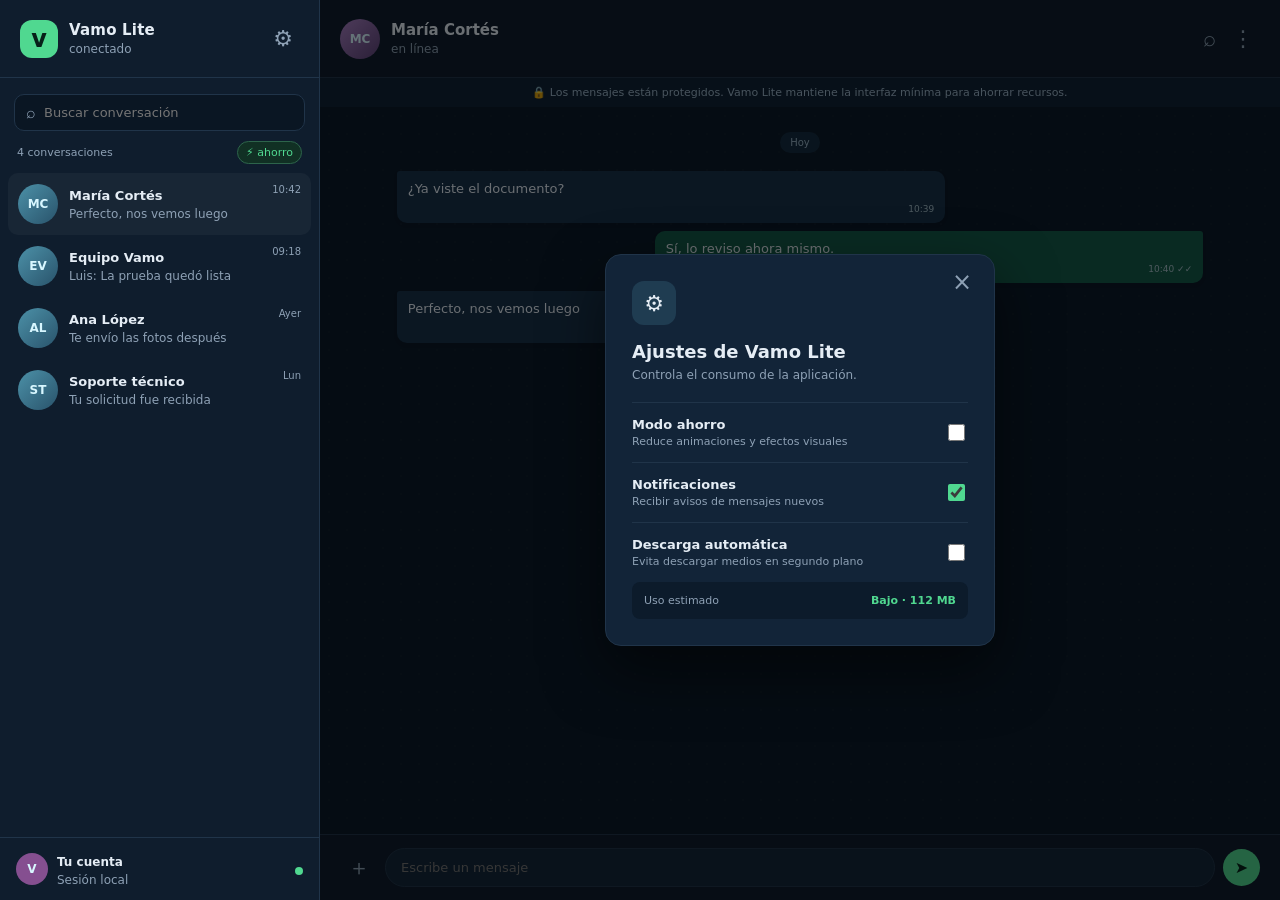
<file: index.html>
<!doctype html>
<html lang="es">
<head>
  <meta charset="UTF-8" />
  <meta name="viewport" content="width=device-width, initial-scale=1.0" />
  <meta name="theme-color" content="#0f172a" />
  <title>Vamo Lite</title>
  <link rel="stylesheet" href="styles.css" />
</head>
<body>
  <main class="app-shell" aria-label="Vamo Lite">
    <aside class="sidebar">
      <header class="brandbar"><div class="brand-mark">v</div><div><strong>Vamo Lite</strong><span>conectado</span></div><button class="icon-btn" id="settingsBtn" aria-label="Abrir ajustes">⚙</button></header>
      <div class="search-wrap"><span>⌕</span><input id="chatSearch" type="search" placeholder="Buscar conversación" aria-label="Buscar conversación" /></div>
      <div class="sidebar-tools"><span id="chatCount">4 conversaciones</span><button id="powerBtn" class="saving-toggle" title="Activar modo ahorro">⚡ ahorro</button></div>
      <nav id="chatList" class="chat-list" aria-label="Conversaciones"></nav>
      <footer class="sidebar-footer"><div class="avatar small">V</div><div><strong>Tu cuenta</strong><span>Sesión local</span></div><span class="status-dot"></span></footer>
    </aside>
    <section class="conversation" id="conversationPanel">
      <header class="conversation-header"><div class="avatar" id="headerAvatar">MC</div><div class="contact-meta"><h1 id="headerName">María Cortés</h1><span id="headerStatus">en línea</span></div><div class="header-actions"><button class="icon-btn" title="Buscar en el chat">⌕</button><button class="icon-btn" title="Más opciones">⋮</button></div></header>
      <div class="privacy-note">🔒 Los mensajes están protegidos. Vamo Lite mantiene la interfaz mínima para ahorrar recursos.</div>
      <div id="messageList" class="message-list" aria-live="polite"></div>
      <form id="composer" class="composer"><button type="button" class="attach-btn" title="Adjuntar archivo">＋</button><input id="messageInput" autocomplete="off" placeholder="Escribe un mensaje" aria-label="Escribe un mensaje" /><button class="send-btn" type="submit" aria-label="Enviar">➤</button></form>
    </section>
    <aside class="empty-panel" id="settingsPanel" hidden><div class="settings-card"><button class="close-settings" id="closeSettings">×</button><div class="settings-icon">⚙</div><h2>Ajustes de Vamo Lite</h2><p>Controla el consumo de la aplicación.</p><label class="setting-row"><span><strong>Modo ahorro</strong><small>Reduce animaciones y efectos visuales</small></span><input id="savingCheckbox" type="checkbox" /></label><label class="setting-row"><span><strong>Notificaciones</strong><small>Recibir avisos de mensajes nuevos</small></span><input type="checkbox" checked /></label><label class="setting-row"><span><strong>Descarga automática</strong><small>Evita descargar medios en segundo plano</small></span><input type="checkbox" /></label><div class="resource-box"><span>Uso estimado</span><strong id="resourceValue">Bajo · 112 MB</strong></div></div></aside>
  </main>
  <script src="app.js"></script>
</body>
</html>
</file>
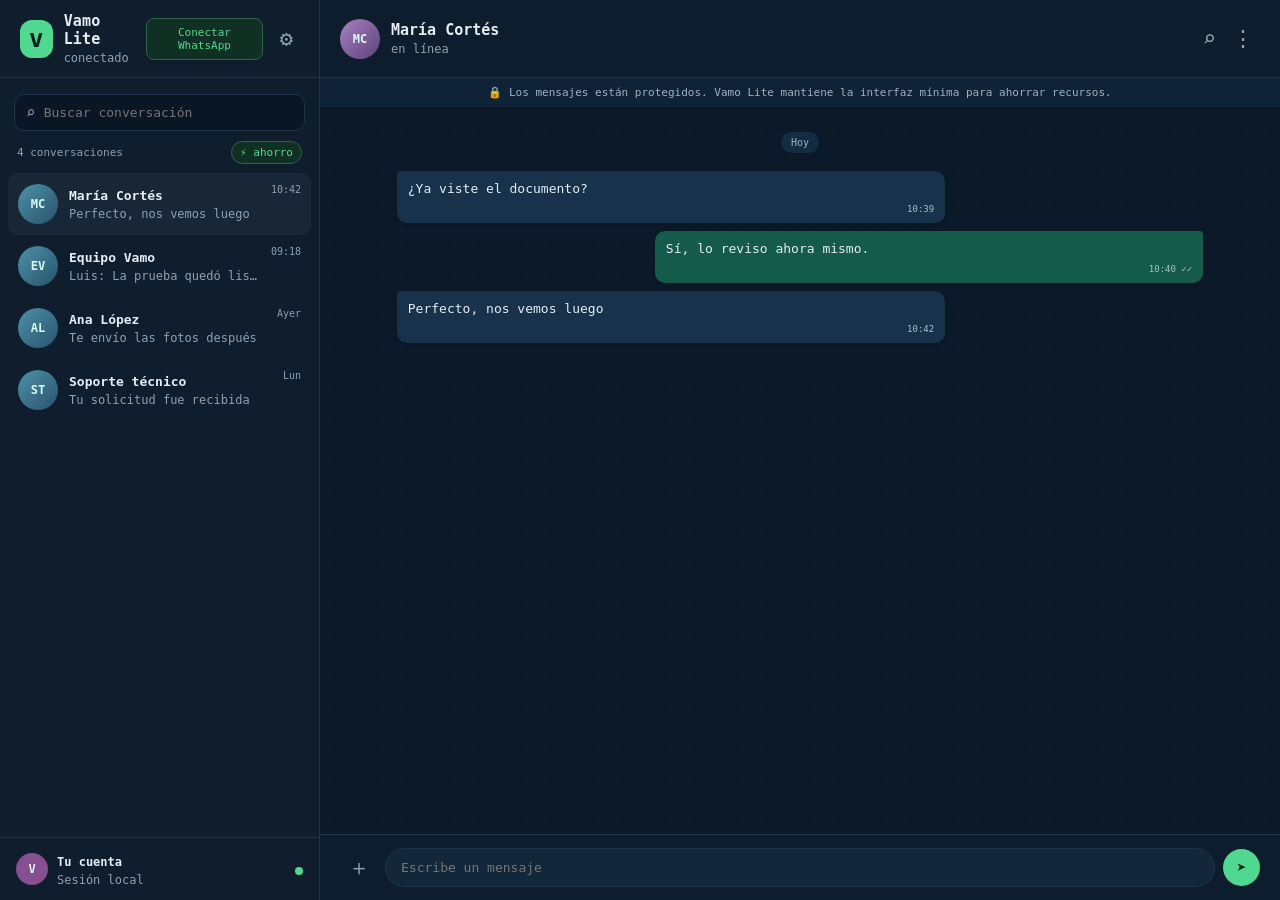
<file: web/index.html>
<!doctype html>
<html lang="es">
<head>
  <meta charset="UTF-8" />
  <meta name="viewport" content="width=device-width, initial-scale=1.0" />
  <meta name="theme-color" content="#0f172a" />
  <title>Vamo Lite</title>
  <link rel="stylesheet" href="styles.css" />
</head>
<body>
  <main class="app-shell" aria-label="Vamo Lite">
    <aside class="sidebar">
      <header class="brandbar"><div class="brand-mark">v</div><div><strong>Vamo Lite</strong><span>conectado</span></div><button class="connect-btn" id="connectBtn">Conectar WhatsApp</button><button class="icon-btn" id="settingsBtn" aria-label="Abrir ajustes">⚙</button></header>
      <div class="search-wrap"><span>⌕</span><input id="chatSearch" type="search" placeholder="Buscar conversación" aria-label="Buscar conversación" /></div>
      <div class="sidebar-tools"><span id="chatCount">4 conversaciones</span><button id="powerBtn" class="saving-toggle" title="Activar modo ahorro">⚡ ahorro</button></div>
      <nav id="chatList" class="chat-list" aria-label="Conversaciones"></nav>
      <footer class="sidebar-footer"><div class="avatar small">V</div><div><strong>Tu cuenta</strong><span>Sesión local</span></div><span class="status-dot"></span></footer>
    </aside>
    <section class="conversation" id="conversationPanel">
      <header class="conversation-header"><div class="avatar" id="headerAvatar">MC</div><div class="contact-meta"><h1 id="headerName">María Cortés</h1><span id="headerStatus">en línea</span></div><div class="header-actions"><button class="icon-btn" title="Buscar en el chat">⌕</button><button class="icon-btn" title="Más opciones">⋮</button></div></header>
      <div class="privacy-note">🔒 Los mensajes están protegidos. Vamo Lite mantiene la interfaz mínima para ahorrar recursos.</div>
      <div id="messageList" class="message-list" aria-live="polite"></div>
      <form id="composer" class="composer"><button type="button" class="attach-btn" title="Adjuntar archivo">＋</button><input id="messageInput" autocomplete="off" placeholder="Escribe un mensaje" aria-label="Escribe un mensaje" /><button class="send-btn" type="submit" aria-label="Enviar">➤</button></form>
    </section>
    <aside class="empty-panel" id="settingsPanel" hidden><div class="settings-card"><button class="close-settings" id="closeSettings">×</button><div class="settings-icon">⚙</div><h2>Ajustes de Vamo Lite</h2><p>Controla el consumo de la aplicación.</p><label class="setting-row"><span><strong>Modo ahorro</strong><small>Reduce animaciones y efectos visuales</small></span><input id="savingCheckbox" type="checkbox" /></label><label class="setting-row"><span><strong>Notificaciones</strong><small>Recibir avisos de mensajes nuevos</small></span><input type="checkbox" checked /></label><label class="setting-row"><span><strong>Descarga automática</strong><small>Evita descargar medios en segundo plano</small></span><input type="checkbox" /></label><div class="resource-box"><span>Uso estimado</span><strong id="resourceValue">Bajo · 112 MB</strong></div></div></aside>
  </main>
  <script src="app.js"></script>
</body>
</html>
</file>
<file: styles.css>
:root{font-family:Segoe UI,system-ui,sans-serif;color:#e5edf5;background:#08111d;--panel:#0f1d2d;--panel2:#122438;--muted:#8ea1b5;--line:#203449;--accent:#50d890;--bubble:#17324a;--mine:#145b49}*{box-sizing:border-box}body{margin:0;min-height:100vh;background:radial-gradient(circle at 50% -20%,#18344c 0,#08111d 52%)}button,input{font:inherit}.app-shell{display:grid;grid-template-columns:320px minmax(0,1fr);height:100vh;max-width:1380px;margin:auto;background:#0b1726;box-shadow:0 22px 70px #0006;overflow:hidden}.sidebar{display:flex;flex-direction:column;border-right:1px solid var(--line);background:var(--panel)}.brandbar,.conversation-header{height:78px;display:flex;align-items:center;padding:16px 20px;border-bottom:1px solid var(--line)}.brandbar{gap:11px}.brandbar strong{display:block;font-size:15px;letter-spacing:.2px}.brandbar span,.contact-meta span,.sidebar-footer span{display:block;color:var(--muted);font-size:12px;margin-top:3px}.brand-mark{height:38px;width:38px;display:grid;place-items:center;border-radius:12px;background:var(--accent);color:#072019;font-weight:900;font-size:24px}.icon-btn{margin-left:auto;border:0;background:transparent;color:var(--muted);font-size:22px;cursor:pointer;padding:6px;border-radius:8px}.icon-btn:hover{background:#ffffff0d;color:#fff}.search-wrap{display:flex;align-items:center;gap:8px;background:#0a1623;border:1px solid var(--line);border-radius:10px;margin:16px 14px 10px;padding:0 11px;color:var(--muted)}.search-wrap input{width:100%;background:none;border:0;outline:0;color:#fff;padding:10px 0;font-size:13px}.sidebar-tools{display:flex;align-items:center;justify-content:space-between;padding:0 17px 9px;color:var(--muted);font-size:11px}.saving-toggle{border:1px solid #2d644b;color:var(--accent);background:#113024;border-radius:20px;padding:4px 8px;font-size:11px;cursor:pointer}.saving-toggle.active{background:var(--accent);color:#07301f}.chat-list{overflow:auto;padding:0 8px;flex:1}.chat-item{display:flex;gap:11px;align-items:center;padding:11px 10px;border-radius:10px;cursor:pointer}.chat-item:hover,.chat-item.selected{background:#ffffff0a}.chat-copy{min-width:0;flex:1}.chat-copy strong,.chat-copy span{display:block;white-space:nowrap;overflow:hidden;text-overflow:ellipsis}.chat-copy strong{font-size:13px}.chat-copy span{font-size:12px;color:var(--muted);margin-top:4px}.chat-time{align-self:flex-start;color:var(--muted);font-size:10px}.avatar{flex:none;height:40px;width:40px;border-radius:50%;display:grid;place-items:center;background:linear-gradient(135deg,#4c91a8,#29536b);color:#d8f7ff;font-weight:700;font-size:12px}.avatar.small{height:32px;width:32px;background:#854f90}.status-dot{width:8px;height:8px;border-radius:50%;background:var(--accent);margin-left:auto}.sidebar-footer{display:flex;gap:9px;align-items:center;border-top:1px solid var(--line);padding:13px 16px}.sidebar-footer strong{font-size:12px}.conversation{position:relative;display:flex;flex-direction:column;min-width:0;background:#0b1928}.conversation-header{background:#0e1d2d}.conversation-header .avatar{background:linear-gradient(135deg,#a780c3,#5c4378)}.contact-meta{margin-left:11px}.contact-meta h1{font-size:15px;margin:0}.header-actions{display:flex;gap:4px;margin-left:auto}.header-actions .icon-btn{margin:0}.privacy-note{padding:8px 20px;font-size:11px;color:#9ab4c8;background:#102235;text-align:center}.message-list{flex:1;overflow:auto;padding:25px 8%;background-color:#0b1928;background-image:radial-gradient(#ffffff05 1px,transparent 1px);background-size:18px 18px}.day-divider{width:max-content;margin:0 auto 18px;background:#142c40;border-radius:12px;padding:5px 10px;color:#9ab4c8;font-size:10px}.message{max-width:68%;margin:8px 0;padding:9px 11px;border-radius:10px;background:var(--bubble);box-shadow:0 2px 4px #0001}.message.mine{margin-left:auto;background:var(--mine);border-top-right-radius:3px}.message.theirs{border-top-left-radius:3px}.message p{font-size:13px;line-height:1.45;margin:0}.message time{display:block;text-align:right;color:#a8c1cc;font-size:9px;margin-top:5px}.composer{display:flex;gap:8px;align-items:center;padding:13px 20px;border-top:1px solid var(--line);background:#0e1d2d}.composer input{flex:1;border:1px solid var(--line);background:#13273a;color:#fff;outline:0;border-radius:21px;padding:11px 15px;font-size:13px}.attach-btn,.send-btn{border:0;border-radius:50%;width:37px;height:37px;cursor:pointer}.attach-btn{background:transparent;color:var(--muted);font-size:22px}.send-btn{background:var(--accent);color:#062219;font-weight:800}.empty-panel{position:absolute;inset:0 0 0 320px;background:#0008;display:grid;place-items:center;z-index:5}.settings-card{position:relative;width:min(390px,calc(100% - 32px));background:#122438;border:1px solid var(--line);border-radius:16px;padding:26px;box-shadow:0 24px 60px #0008}.settings-card h2{margin:0 0 6px;font-size:18px}.settings-card p{margin:0 0 20px;color:var(--muted);font-size:12px}.settings-icon{display:grid;place-items:center;height:44px;width:44px;border-radius:12px;background:#1f3c51;font-size:22px;margin-bottom:16px}.close-settings{position:absolute;right:16px;top:12px;border:0;background:none;color:var(--muted);font-size:24px;cursor:pointer}.setting-row{display:flex;justify-content:space-between;align-items:center;border-top:1px solid var(--line);padding:14px 0;gap:12px}.setting-row strong,.setting-row small{display:block}.setting-row strong{font-size:13px}.setting-row small{font-size:11px;color:var(--muted);margin-top:3px}input[type=checkbox]{accent-color:var(--accent);width:17px;height:17px}.resource-box{display:flex;justify-content:space-between;background:#0c1b2b;border-radius:8px;padding:12px;font-size:11px;color:var(--muted)}.resource-box strong{color:var(--accent)}.saving-mode .message-list{background-image:none}.saving-mode .message,.saving-mode .avatar,.saving-mode .brand-mark{box-shadow:none;transition:none}@media(max-width:720px){.app-shell{grid-template-columns:1fr}.sidebar{display:none}.empty-panel{inset:0}.message-list{padding:20px 5%}}
</file>
<file: web/styles.css>
:root{font-family:"Cascadia Mono","Cascadia Code",Consolas,monospace;color:#e5edf5;background:#08111d;--panel:#0f1d2d;--panel2:#122438;--muted:#8ea1b5;--line:#203449;--accent:#50d890;--bubble:#17324a;--mine:#145b49}*{box-sizing:border-box}html,body{width:100%;height:100%;overflow:hidden}body{margin:0;min-height:100vh;background:radial-gradient(circle at 50% -20%,#18344c 0,#08111d 52%)}button,input{font:inherit}.app-shell{display:grid;grid-template-columns:320px minmax(0,1fr);height:100vh;width:100%;max-width:none;margin:0;background:#0b1726;box-shadow:0 22px 70px #0006;overflow:hidden}.sidebar{display:flex;flex-direction:column;border-right:1px solid var(--line);background:var(--panel)}.brandbar,.conversation-header{height:78px;display:flex;align-items:center;padding:16px 20px;border-bottom:1px solid var(--line)}.brandbar{gap:11px}.brandbar strong{display:block;font-size:15px;letter-spacing:.2px}.brandbar span,.contact-meta span,.sidebar-footer span{display:block;color:var(--muted);font-size:12px;margin-top:3px}.brand-mark{height:38px;width:38px;display:grid;place-items:center;border-radius:12px;background:var(--accent);color:#072019;font-weight:900;font-size:24px}.connect-btn{border:1px solid #2d644b;color:var(--accent);background:#113024;border-radius:8px;padding:7px 9px;font-size:11px;cursor:pointer;margin-left:auto}.connect-btn:hover{background:#1b4936}.icon-btn{margin-left:auto;border:0;background:transparent;color:var(--muted);font-size:22px;cursor:pointer;padding:6px;border-radius:8px}.icon-btn:hover{background:#ffffff0d;color:#fff}.search-wrap{display:flex;align-items:center;gap:8px;background:#0a1623;border:1px solid var(--line);border-radius:10px;margin:16px 14px 10px;padding:0 11px;color:var(--muted)}.search-wrap input{width:100%;background:none;border:0;outline:0;color:#fff;padding:10px 0;font-size:13px}.sidebar-tools{display:flex;align-items:center;justify-content:space-between;padding:0 17px 9px;color:var(--muted);font-size:11px}.saving-toggle{border:1px solid #2d644b;color:var(--accent);background:#113024;border-radius:20px;padding:4px 8px;font-size:11px;cursor:pointer}.saving-toggle.active{background:var(--accent);color:#07301f}.chat-list{overflow:auto;padding:0 8px;flex:1}.chat-item{display:flex;gap:11px;align-items:center;padding:11px 10px;border-radius:10px;cursor:pointer}.chat-item:hover,.chat-item.selected{background:#ffffff0a}.chat-copy{min-width:0;flex:1}.chat-copy strong,.chat-copy span{display:block;white-space:nowrap;overflow:hidden;text-overflow:ellipsis}.chat-copy strong{font-size:13px}.chat-copy span{font-size:12px;color:var(--muted);margin-top:4px}.chat-time{align-self:flex-start;color:var(--muted);font-size:10px}.avatar{flex:none;height:40px;width:40px;border-radius:50%;display:grid;place-items:center;background:linear-gradient(135deg,#4c91a8,#29536b);color:#d8f7ff;font-weight:700;font-size:12px}.avatar.small{height:32px;width:32px;background:#854f90}.status-dot{width:8px;height:8px;border-radius:50%;background:var(--accent);margin-left:auto}.sidebar-footer{display:flex;gap:9px;align-items:center;border-top:1px solid var(--line);padding:13px 16px}.sidebar-footer strong{font-size:12px}.conversation{position:relative;display:flex;flex-direction:column;min-width:0;background:#0b1928}.conversation-header{background:#0e1d2d}.conversation-header .avatar{background:linear-gradient(135deg,#a780c3,#5c4378)}.contact-meta{margin-left:11px}.contact-meta h1{font-size:15px;margin:0}.header-actions{display:flex;gap:4px;margin-left:auto}.header-actions .icon-btn{margin:0}.privacy-note{padding:8px 20px;font-size:11px;color:#9ab4c8;background:#102235;text-align:center}.message-list{flex:1;overflow:auto;padding:25px 8%;background-color:#0b1928;background-image:radial-gradient(#ffffff05 1px,transparent 1px);background-size:18px 18px}.day-divider{width:max-content;margin:0 auto 18px;background:#142c40;border-radius:12px;padding:5px 10px;color:#9ab4c8;font-size:10px}.message{max-width:68%;margin:8px 0;padding:9px 11px;border-radius:10px;background:var(--bubble);box-shadow:0 2px 4px #0001}.message.mine{margin-left:auto;background:var(--mine);border-top-right-radius:3px}.message.theirs{border-top-left-radius:3px}.message p{font-size:13px;line-height:1.45;margin:0}.message time{display:block;text-align:right;color:#a8c1cc;font-size:9px;margin-top:5px}.composer{display:flex;gap:8px;align-items:center;padding:13px 20px;border-top:1px solid var(--line);background:#0e1d2d}.composer input{flex:1;border:1px solid var(--line);background:#13273a;color:#fff;outline:0;border-radius:21px;padding:11px 15px;font-size:13px}.attach-btn,.send-btn{border:0;border-radius:50%;width:37px;height:37px;cursor:pointer}.attach-btn{background:transparent;color:var(--muted);font-size:22px}.send-btn{background:var(--accent);color:#062219;font-weight:800}.empty-panel{position:absolute;inset:0 0 0 320px;background:#0008;display:grid;place-items:center;z-index:5}.settings-card{position:relative;width:min(390px,calc(100% - 32px));background:#122438;border:1px solid var(--line);border-radius:16px;padding:26px;box-shadow:0 24px 60px #0008}.settings-card h2{margin:0 0 6px;font-size:18px}.settings-card p{margin:0 0 20px;color:var(--muted);font-size:12px}.settings-icon{display:grid;place-items:center;height:44px;width:44px;border-radius:12px;background:#1f3c51;font-size:22px;margin-bottom:16px}.close-settings{position:absolute;right:16px;top:12px;border:0;background:none;color:var(--muted);font-size:24px;cursor:pointer}.setting-row{display:flex;justify-content:space-between;align-items:center;border-top:1px solid var(--line);padding:14px 0;gap:12px}.setting-row strong,.setting-row small{display:block}.setting-row strong{font-size:13px}.setting-row small{font-size:11px;color:var(--muted);margin-top:3px}input[type=checkbox]{accent-color:var(--accent);width:17px;height:17px}.resource-box{display:flex;justify-content:space-between;background:#0c1b2b;border-radius:8px;padding:12px;font-size:11px;color:var(--muted)}.resource-box strong{color:var(--accent)}.saving-mode .message-list{background-image:none}.saving-mode .message,.saving-mode .avatar,.saving-mode .brand-mark{box-shadow:none;transition:none}@media(max-width:720px){.app-shell{grid-template-columns:1fr}.sidebar{display:none}.empty-panel{inset:0}.message-list{padding:20px 5%}}

[hidden]{display:none !important}
</file>
